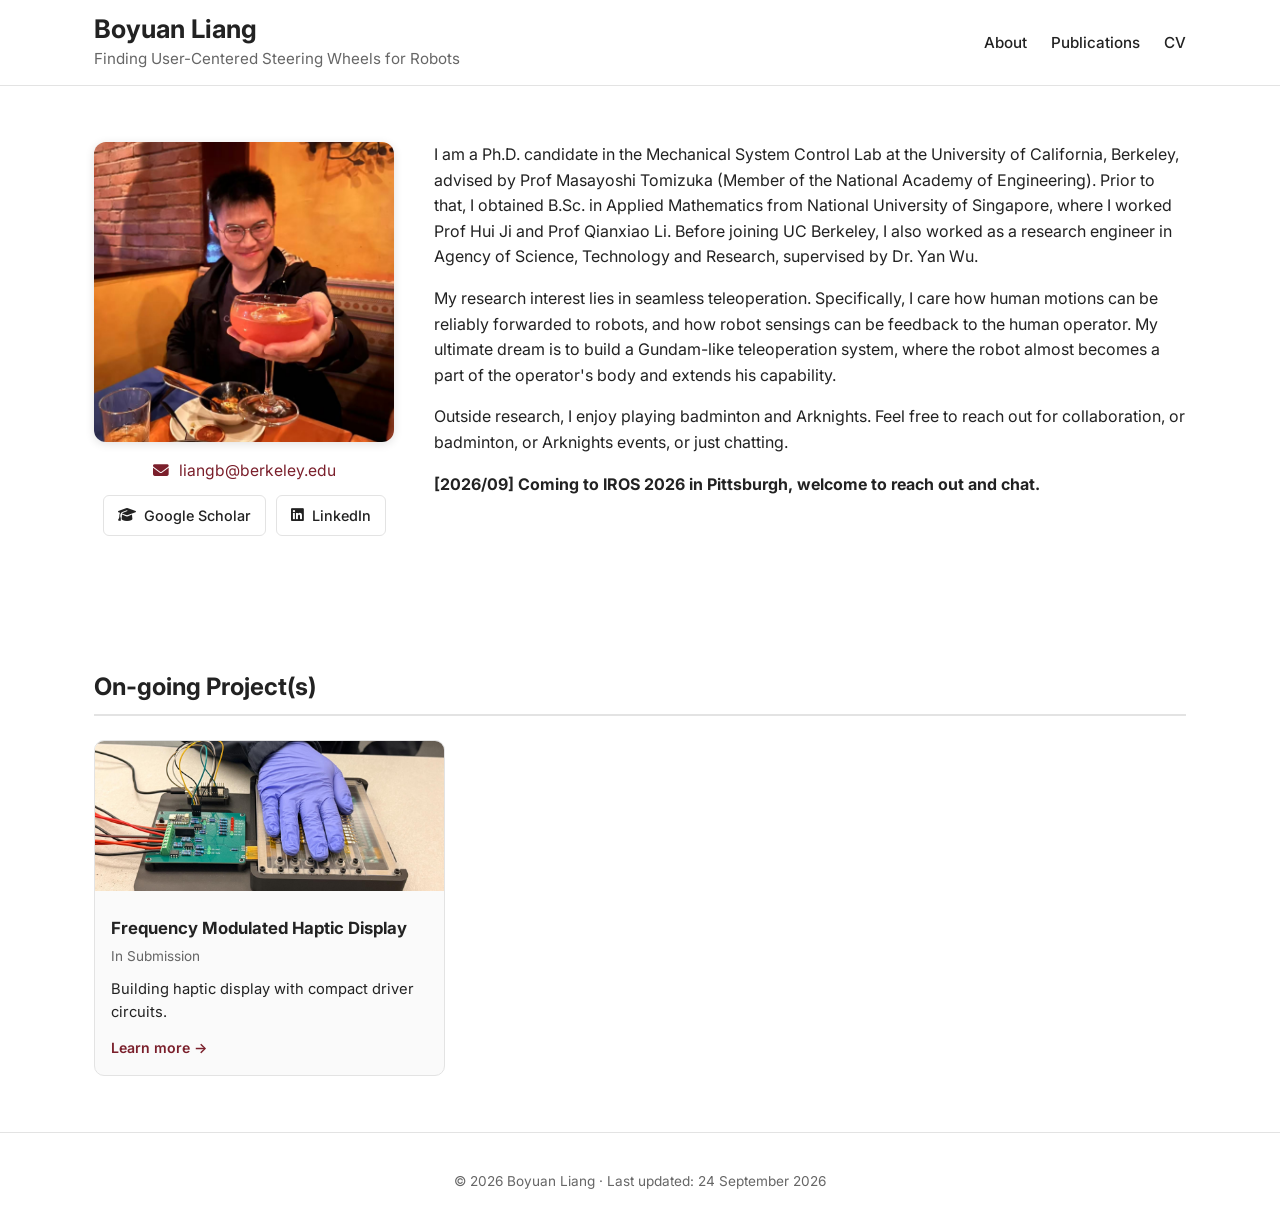
<file: index.html>
<!DOCTYPE html>
<html lang="en">
<head>
  <meta charset="UTF-8" />
  <meta name="viewport" content="width=device-width, initial-scale=1.0" />
  <title>Boyuan Liang</title>
  <meta name="description" content="Boyuan Liang &mdash; personal academic website" />
  <link rel="icon" href="data:," />

  <!-- Fonts -->
  <link rel="preconnect" href="https://fonts.googleapis.com" />
  <link rel="preconnect" href="https://fonts.gstatic.com" crossorigin />
  <link href="https://fonts.googleapis.com/css2?family=Inter:wght@400;500;600;700&family=Noto+Serif:ital@0;1&display=swap" rel="stylesheet" />

  <!-- Icons -->
  <link rel="stylesheet" href="https://cdnjs.cloudflare.com/ajax/libs/font-awesome/6.5.1/css/all.min.css" />

  <link rel="stylesheet" href="css/style.css" />
</head>
<body>

  <nav class="navbar">
    <div class="navbar-inner">
      <div class="brand-block">
        <a class="brand" href="#about">Boyuan Liang</a>
        <p class="tagline">Finding User-Centered Steering Wheels for Robots</p>
      </div>
      <ul class="nav-links">
        <li><a href="#about">About</a></li>
        <li><a href="publications.html">Publications</a></li>
        <li><a href="files/cv.pdf" target="_blank" rel="noopener">CV</a></li>
      </ul>
    </div>
  </nav>

  <main>
    <!-- ===================== About ===================== -->
    <section id="about" class="section about-section">
      <div class="about-grid">
        <div class="profile-photo-wrap">
          <img class="profile-photo" src="images/profile.jpg" alt="Photo of Boyuan Liang" />

          <p class="contact-line">
            <i class="fa-solid fa-envelope"></i>
            <a href="mailto:liangb@berkeley.edu">liangb@berkeley.edu</a>
          </p>

          <div class="social-buttons">
            <!-- TODO: replace href="#" with your real Google Scholar profile URL -->
            <a class="btn" href="https://scholar.google.com/citations?user=DcP-_gYAAAAJ&hl=en" target="_blank" rel="noopener">
              <i class="fa-solid fa-graduation-cap"></i> Google Scholar
            </a>
            <!-- TODO: replace href="#" with your real LinkedIn profile URL -->
            <a class="btn" href="https://www.linkedin.com/in/boyuan-liang-3b6b90192/?isSelfProfile=true" target="_blank" rel="noopener">
              <i class="fa-brands fa-linkedin"></i> LinkedIn
            </a>
          </div>
        </div>

        <div class="profile-info">
          <!-- TODO: add a title/affiliation line here, e.g. "PhD Student, XYZ University" -->

          <!-- TODO: replace this placeholder paragraph with your self introduction -->
          <p class="bio">
            I am a Ph.D. candidate in the Mechanical System Control Lab at the University of California, 
            Berkeley, advised by Prof Masayoshi Tomizuka (Member of the National Academy of Engineering). Prior 
            to that, I obtained B.Sc. in Applied Mathematics from National University of Singapore, where I worked
            Prof Hui Ji and Prof Qianxiao Li. Before joining UC Berkeley, I also worked as a research engineer
            in Agency of Science, Technology and Research, supervised by Dr. Yan Wu.
          </p>
          <p class="bio">
            My research interest lies in seamless teleoperation. Specifically, I care how human motions can be reliably
            forwarded to robots, and how robot sensings can be feedback to the human operator. My ultimate dream is
            to build a Gundam-like teleoperation system, where the robot almost becomes a part of the operator's body and
            extends his capability.
          </p>
          <p class="bio">
            Outside research, I enjoy playing badminton and Arknights. Feel free to reach out for collaboration, or badminton, 
            or Arknights events, or just chatting.
          </p>

          <!-- News: one line per item, newest first, e.g. "[YYYY/MM] Something happened." -->
          <p class="bio">
            <strong>[2026/09] Coming to IROS 2026 in Pittsburgh, welcome to reach out and chat.</strong>
          </p>
        </div>
      </div>
    </section>

    <!-- ===================== Active Research ===================== -->
    <section id="active_research" class="section research-section">
      <h2 class="section-title">On-going Project(s)</h2>
      <div id="projects-container" class="projects-grid">
        <!-- Populated from data/projects.json by js/main.js -->
      </div>
    </section>
  </main>

  <footer class="footer">
    <!-- TODO: replace "Month DD, YYYY" with the date you last updated this page -->
    <p>&copy; <span id="year"></span> Boyuan Liang &middot; Last updated: 24 September 2026</p>
  </footer>

  <script src="js/main.js"></script>
</body>
</html>
</file>
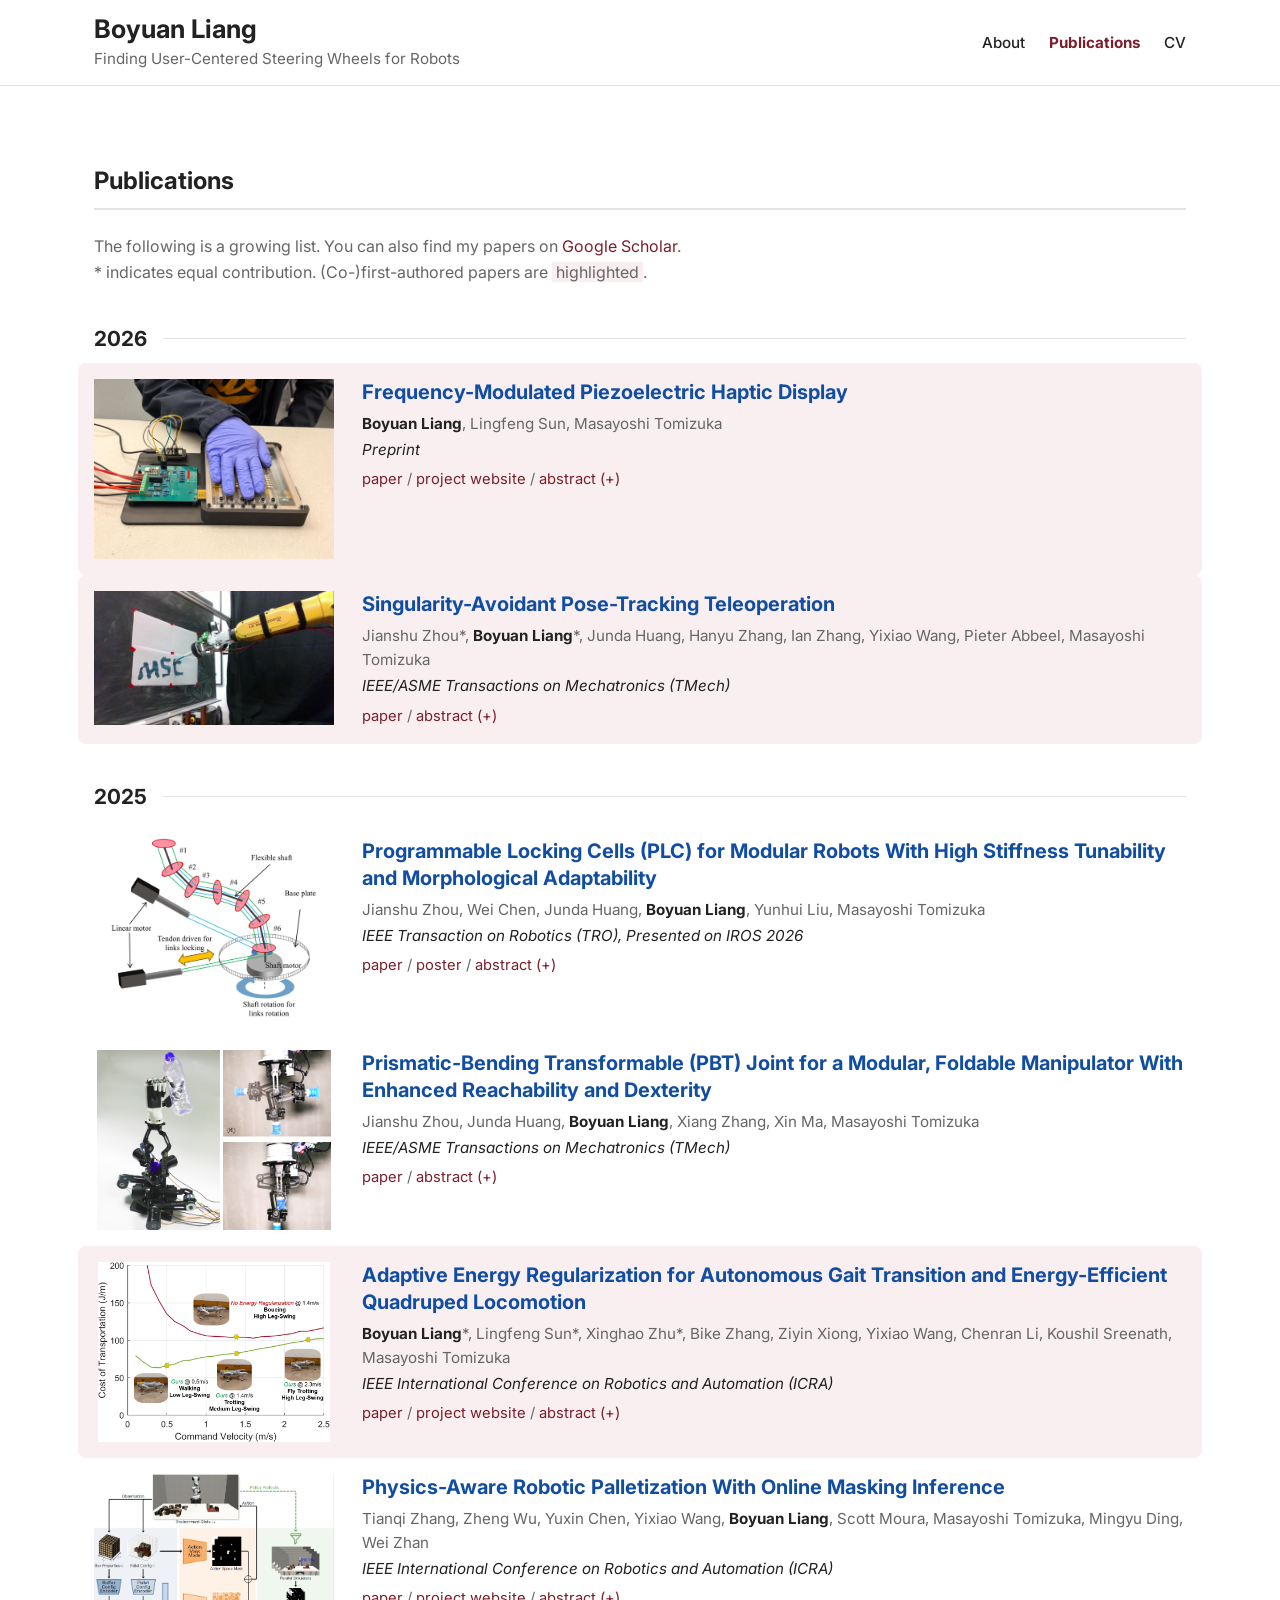
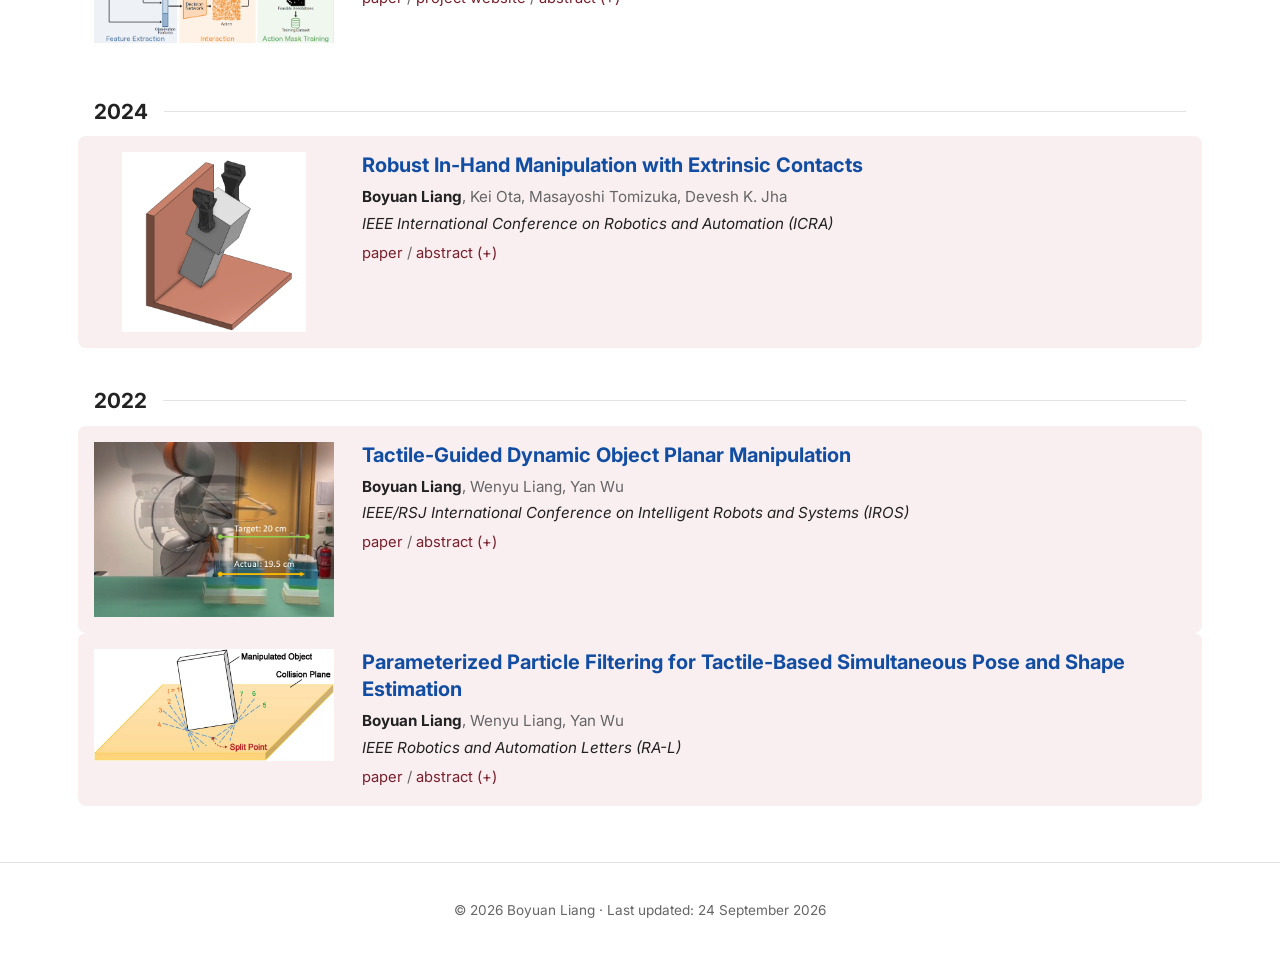
<file: publications.html>
<!DOCTYPE html>
<html lang="en">
<head>
  <meta charset="UTF-8" />
  <meta name="viewport" content="width=device-width, initial-scale=1.0" />
  <title>Publications | Boyuan Liang</title>
  <meta name="description" content="Publications by Boyuan Liang" />
  <link rel="icon" href="data:," />

  <!-- Fonts -->
  <link rel="preconnect" href="https://fonts.googleapis.com" />
  <link rel="preconnect" href="https://fonts.gstatic.com" crossorigin />
  <link href="https://fonts.googleapis.com/css2?family=Inter:wght@400;500;600;700&family=Noto+Serif:ital@0;1&display=swap" rel="stylesheet" />

  <!-- Icons -->
  <link rel="stylesheet" href="https://cdnjs.cloudflare.com/ajax/libs/font-awesome/6.5.1/css/all.min.css" />

  <link rel="stylesheet" href="css/style.css" />
</head>
<body>

  <nav class="navbar">
    <div class="navbar-inner">
      <div class="brand-block">
        <a class="brand" href="index.html">Boyuan Liang</a>
        <p class="tagline">Finding User-Centered Steering Wheels for Robots</p>
      </div>
      <ul class="nav-links">
        <li><a href="index.html#about">About</a></li>
        <li><a class="active" href="publications.html">Publications</a></li>
        <li><a href="files/cv.pdf" target="_blank" rel="noopener">CV</a></li>
      </ul>
    </div>
  </nav>

  <main>
    <section id="publications" class="section publications-section">
      <h1 class="section-title">Publications</h1>
      <p class="page-intro">
        The following is a growing list. You can also find my papers on
        <a href="https://scholar.google.com/citations?user=DcP-_gYAAAAJ&hl=en" target="_blank" rel="noopener">Google Scholar</a>.
        <br/>* indicates equal contribution. (Co-)first-authored papers are <mark class="pub-highlight-note">highlighted</mark>.
      </p>
      <div id="publications-container">
        <!-- Populated from data/publications.json by js/main.js -->
      </div>
    </section>
  </main>

  <footer class="footer">
    <!-- TODO: replace "Month DD, YYYY" with the date you last updated this page -->
    <p>&copy; <span id="year"></span> Boyuan Liang &middot; Last updated: 24 September 2026</p>
  </footer>

  <script src="js/main.js"></script>
</body>
</html>
</file>
<file: css/style.css>
:root {
  --text: #222;
  --muted: #666;
  --bg: #fff;
  --accent: #7a1f2b;
  --border: #e3e3e3;
  --card-bg: #fafafa;
  --highlight: #f9eff1;
  --pub-title: #114da2;
  --max-width: 1140px;
}

* {
  box-sizing: border-box;
}

body {
  margin: 0;
  font-family: 'Inter', -apple-system, BlinkMacSystemFont, 'Segoe UI', sans-serif;
  color: var(--text);
  background: var(--bg);
  line-height: 1.6;
}

a {
  color: var(--accent);
  text-decoration: none;
}

a:hover {
  text-decoration: underline;
}

/* ---------- Navbar ---------- */
.navbar {
  position: sticky;
  top: 0;
  background: rgba(255, 255, 255, 0.92);
  backdrop-filter: blur(6px);
  border-bottom: 1px solid var(--border);
  z-index: 10;
}

.navbar-inner {
  max-width: var(--max-width);
  margin: 0 auto;
  padding: 14px 24px;
  display: flex;
  align-items: center;
  justify-content: space-between;
}

.brand {
  display: block;
  font-weight: 700;
  font-size: 1.6rem;
  line-height: 1.2;
  color: var(--text);
}

.brand:hover {
  text-decoration: none;
  color: var(--accent);
}

.tagline {
  color: var(--muted);
  margin: 2px 0 0;
  font-size: 0.95rem;
}

.nav-links {
  list-style: none;
  display: flex;
  gap: 24px;
  margin: 0;
  padding: 0;
}

.nav-links a {
  color: var(--text);
  font-weight: 500;
  font-size: 0.95rem;
}

.nav-links a:hover {
  color: var(--accent);
  text-decoration: none;
}

.nav-links a.active {
  color: var(--accent);
  font-weight: 700;
}

/* ---------- Layout ---------- */
.section {
  max-width: var(--max-width);
  margin: 0 auto;
  padding: 56px 24px;
}

.section-title {
  font-size: 1.5rem;
  font-weight: 700;
  margin-bottom: 24px;
  padding-bottom: 8px;
  border-bottom: 2px solid var(--border);
}

/* ---------- About ---------- */
.about-grid {
  display: flex;
  gap: 40px;
  align-items: flex-start;
}

.profile-photo-wrap {
  flex: 0 0 300px;
  text-align: center;
}

.profile-photo {
  display: block;
  width: 300px;
  height: 300px;
  object-fit: cover;
  border-radius: 12px;
  box-shadow: 0 2px 10px rgba(0, 0, 0, 0.12);
}

.profile-info {
  flex: 1;
  min-width: 0;
}

.profile-info > :first-child {
  margin-top: 0;
}

.contact-line {
  margin: 16px 0 12px;
  font-size: 0.98rem;
}

.contact-line i {
  color: var(--accent);
  margin-right: 6px;
}

.social-buttons {
  display: flex;
  flex-wrap: wrap;
  justify-content: center;
  gap: 10px;
}

.btn {
  display: inline-flex;
  align-items: center;
  gap: 8px;
  padding: 8px 14px;
  border: 1px solid var(--border);
  border-radius: 6px;
  color: var(--text);
  font-size: 0.9rem;
  font-weight: 500;
  transition: background 0.15s, border-color 0.15s, color 0.15s;
}

.btn:hover {
  text-decoration: none;
  background: var(--accent);
  border-color: var(--accent);
  color: #fff;
}

.bio {
  color: var(--text);
  font-size: 1rem;
}

/* ---------- Research ---------- */
.projects-grid {
  display: grid;
  grid-template-columns: repeat(auto-fill, minmax(260px, 1fr));
  gap: 20px;
}

.project-card {
  border: 1px solid var(--border);
  border-radius: 10px;
  background: var(--card-bg);
  overflow: hidden;
  display: flex;
  flex-direction: column;
}

.project-card img {
  width: 100%;
  height: 150px;
  object-fit: cover;
  background: #eee;
}

.project-image-link {
  display: block;
}

.project-image-link:hover img {
  opacity: 0.88;
}

.project-card-body {
  padding: 16px;
  flex: 1;
  display: flex;
  flex-direction: column;
}

.project-title {
  font-weight: 700;
  font-size: 1.05rem;
  margin: 0 0 4px;
}

.project-title-link {
  color: var(--text);
}

.project-title-link:hover {
  color: var(--accent);
  text-decoration: none;
}

.project-title-link:hover .project-title {
  text-decoration: underline;
}

.project-period {
  color: var(--muted);
  font-size: 0.85rem;
  margin: 0 0 10px;
}

.project-description {
  font-size: 0.92rem;
  margin: 0 0 12px;
  flex: 1;
}

.project-tags {
  display: flex;
  flex-wrap: wrap;
  gap: 6px;
  margin-bottom: 10px;
}

.project-tag {
  background: #eee;
  color: var(--muted);
  font-size: 0.75rem;
  padding: 2px 8px;
  border-radius: 999px;
}

.project-link {
  font-size: 0.88rem;
  font-weight: 600;
}

.placeholder-note {
  color: var(--muted);
  font-style: italic;
}

/* ---------- Publications ---------- */
.page-intro {
  color: var(--muted);
  margin: 0 0 8px;
}

.pub-highlight-note {
  background: var(--highlight);
  color: inherit;
  padding: 0 4px;
}

.pub-year {
  display: flex;
  align-items: center;
  gap: 16px;
  margin: 36px 0 8px;
}

.pub-year::after {
  content: '';
  flex: 1;
  height: 1px;
  background: var(--border);
}

.pub-year h2 {
  margin: 0;
  font-size: 1.3rem;
  font-weight: 700;
}

.pub {
  display: flex;
  gap: 28px;
  align-items: flex-start;
  margin: 0 -16px;
  padding: 16px;
  border-radius: 8px;
}

.pub-first-author {
  background: var(--highlight);
}

.pub-thumb {
  flex: 0 0 240px;
}

.pub-thumb img {
  display: block;
  width: 100%;
  max-height: 180px;
  object-fit: contain;
}

.pub-content {
  flex: 1;
  min-width: 0;
}

.pub-title {
  color: var(--pub-title);
  font-size: 1.25rem;
  font-weight: 700;
  line-height: 1.35;
  margin: 0 0 6px;
}

.pub-authors {
  margin: 0;
  color: var(--muted);
  font-size: 0.95rem;
}

.pub-authors strong {
  color: var(--text);
}

.pub-venue {
  margin: 2px 0 0;
  font-size: 0.95rem;
  font-style: italic;
}

.pub-links {
  margin: 6px 0 0;
  color: var(--muted);
  font-size: 0.92rem;
}

.pub-missing {
  color: #aaa;
}

.pub-abstract-toggle {
  font: inherit;
  color: var(--accent);
  background: none;
  border: 0;
  padding: 0;
  cursor: pointer;
}

.pub-abstract-toggle:hover {
  text-decoration: underline;
}

.pub-abstract {
  margin: 12px 0 0;
  padding: 8px 16px;
  border-left: 4px solid var(--border);
  font-size: 0.92rem;
}

/* ---------- Footer ---------- */
.footer {
  text-align: center;
  color: var(--muted);
  font-size: 0.85rem;
  padding: 24px;
  border-top: 1px solid var(--border);
}

/* ---------- Responsive ---------- */
@media (max-width: 640px) {
  .navbar-inner {
    flex-wrap: wrap;
    row-gap: 8px;
  }

  .pub {
    flex-direction: column;
    gap: 12px;
    padding: 12px 16px;
  }

  .pub-thumb {
    flex-basis: auto;
    width: 100%;
  }

  .about-grid {
    flex-direction: column;
    align-items: center;
    text-align: center;
  }

  .profile-photo-wrap {
    flex-basis: auto;
  }

  .profile-photo {
    width: min(280px, 60vw);
    height: min(280px, 60vw);
  }
}
</file>
